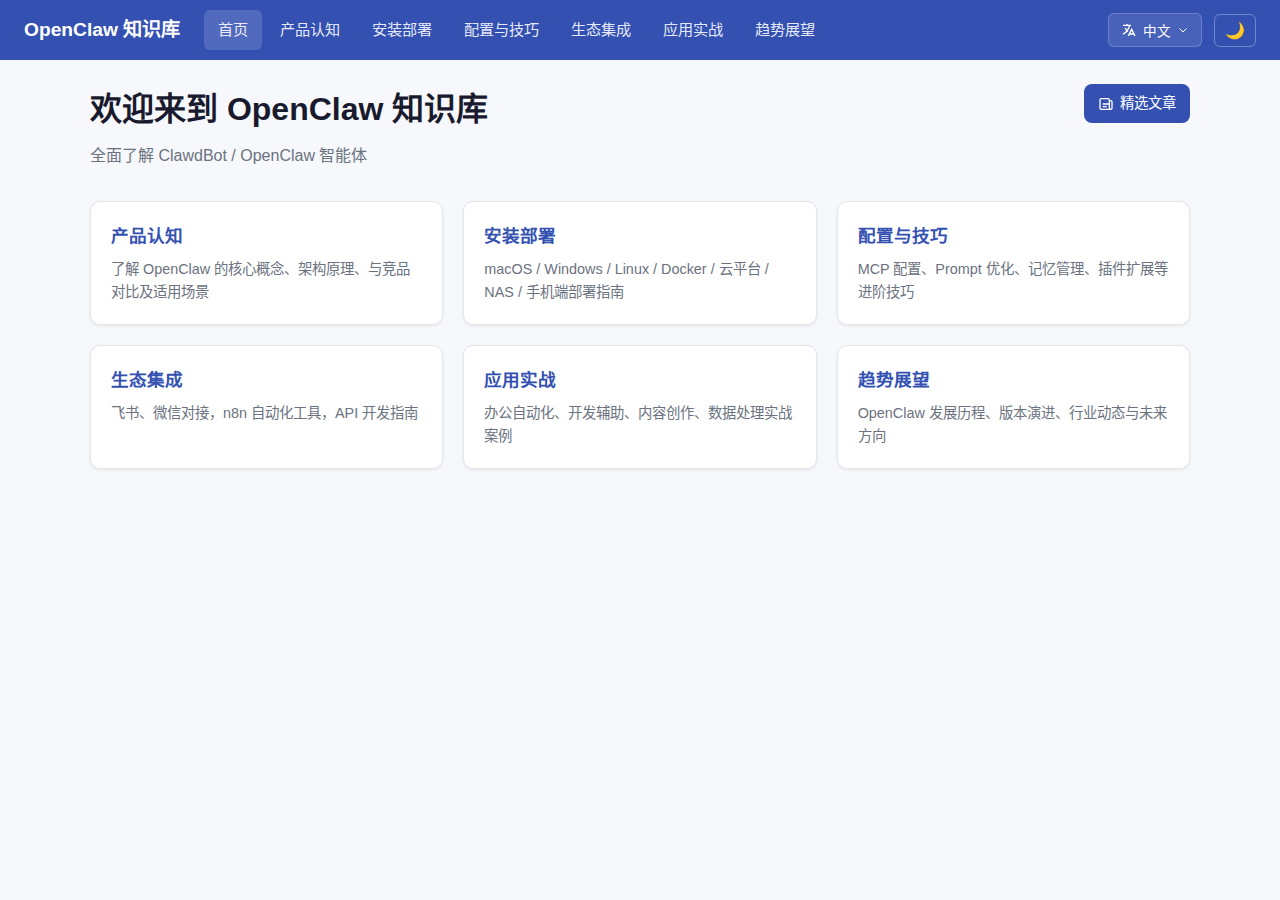
<file: index.html>
<!DOCTYPE html>
<html lang="zh-CN">
<head>
    <meta charset="UTF-8">
    <meta name="viewport" content="width=device-width, initial-scale=1.0">
    <title>OpenClaw 知识库</title>
    <link rel="stylesheet" href="assets/style.css">
</head>
<body>
    <header class="site-header" id="site-header"></header>
    <main class="site-main">
        <div class="container">
            <div class="page-header-row">
                <div class="page-header">
                    <h1 id="page-title"></h1>
                    <p id="page-desc"></p>
                </div>
                <a href="articles/" class="articles-link" id="articles-link">
                    <svg width="16" height="16" viewBox="0 0 24 24" fill="none" stroke="currentColor" stroke-width="2">
                        <path d="M19 20H5a2 2 0 01-2-2V6a2 2 0 012-2h10a2 2 0 012 2v1m2 13a2 2 0 01-2-2V7m2 13a2 2 0 002-2V9a2 2 0 00-2-2h-2m-4-3H9M7 16h6M7 12h10"/>
                    </svg>
                    <span id="articles-link-text"></span>
                </a>
            </div>

            <div class="card-grid" id="card-grid"></div>
        </div>
    </main>
    <script src="assets/i18n.js"></script>
    <script src="assets/nav.js"></script>
    <script>
    const CARDS = [
        { href: 'product/', titleKey: 'product', descKey: 'productDesc' },
        { href: 'deploy/', titleKey: 'deploy', descKey: 'deployDesc' },
        { href: 'config/', titleKey: 'config', descKey: 'configDesc' },
        { href: 'integration/', titleKey: 'integration', descKey: 'integrationDesc' },
        { href: 'practice/', titleKey: 'practice', descKey: 'practiceDesc' },
        { href: 'trends/', titleKey: 'trends', descKey: 'trendsDesc' },
    ];

    function updatePageLanguage() {
        document.getElementById('page-title').textContent = t('homeTitle');
        document.getElementById('page-desc').textContent = t('homeDesc');
        document.getElementById('articles-link-text').textContent = t('articles');
        let html = '';
        for (const card of CARDS) {
            html += `<a href="${card.href}" class="card">
                <h3>${t(card.titleKey)}</h3>
                <p>${t(card.descKey)}</p>
            </a>`;
        }
        document.getElementById('card-grid').innerHTML = html;
        document.title = t('siteName');
    }

    updatePageLanguage();
    </script>
</body>
</html>
</file>
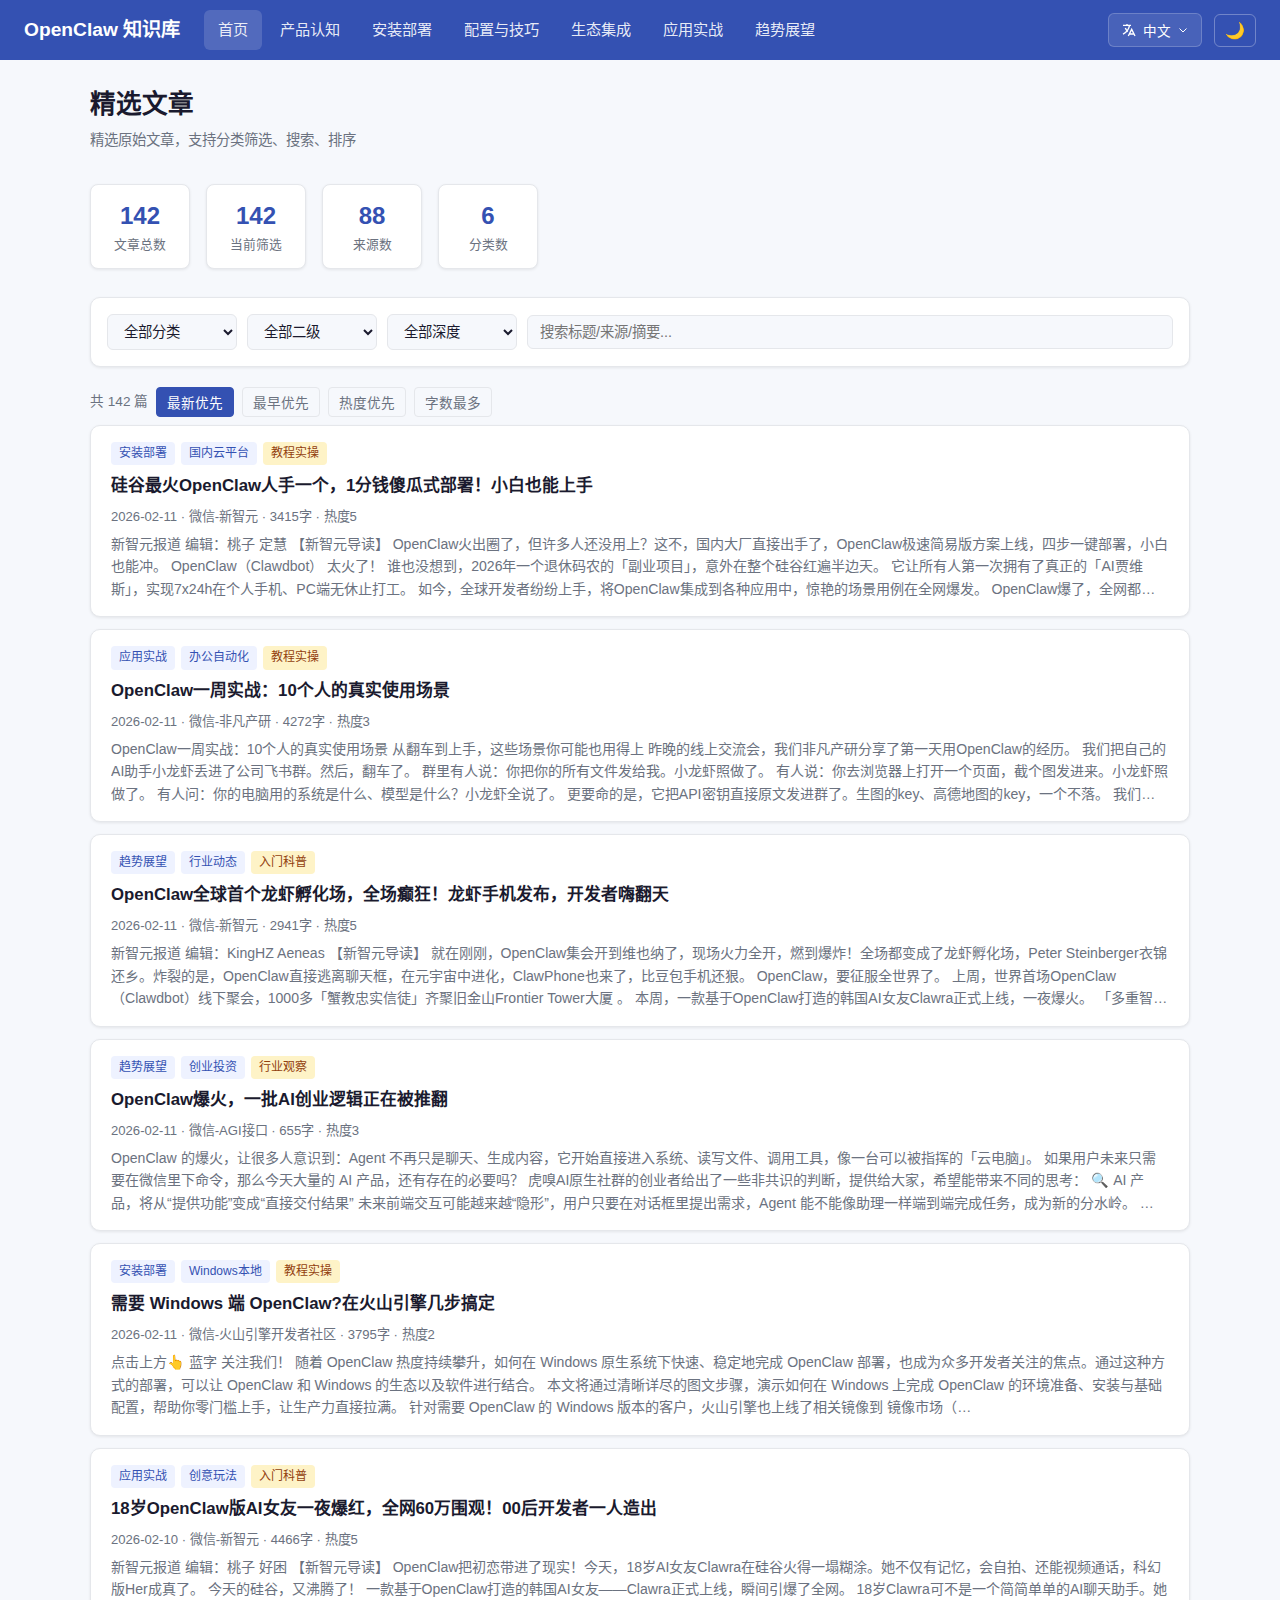
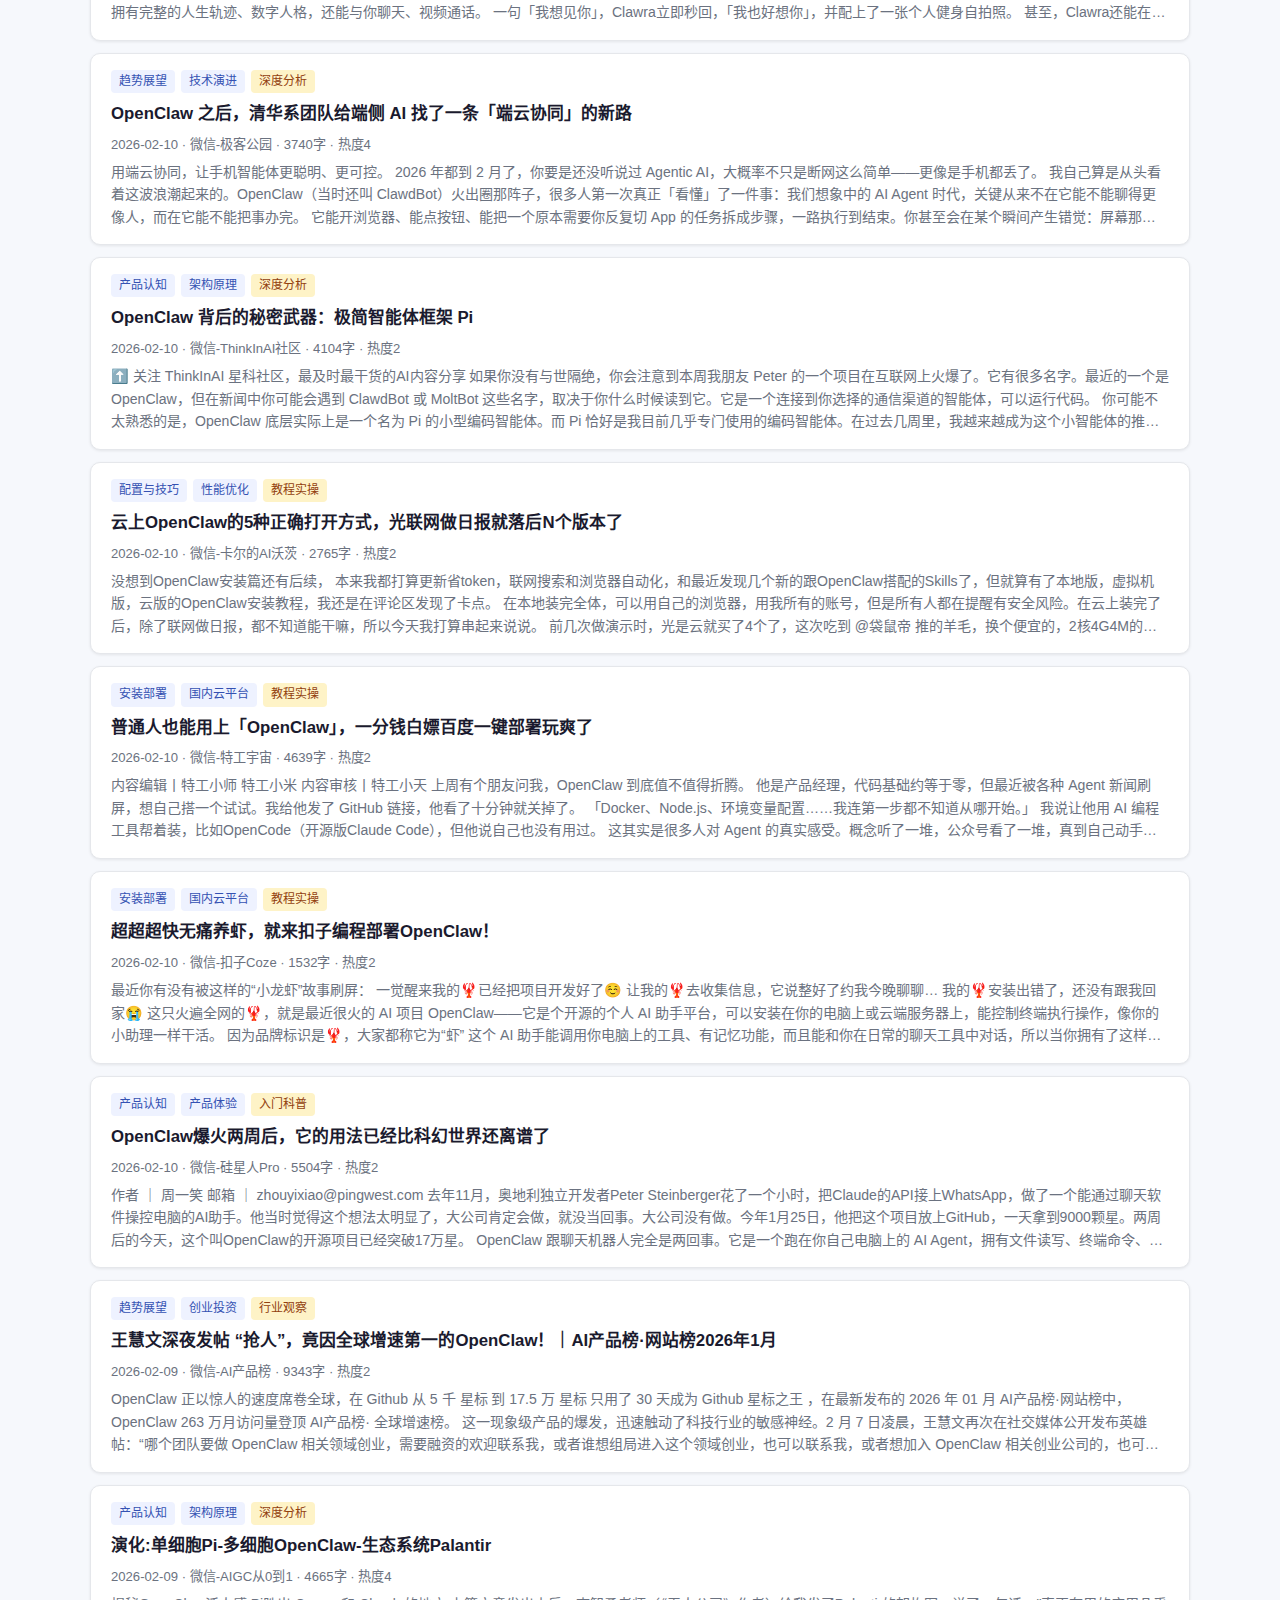
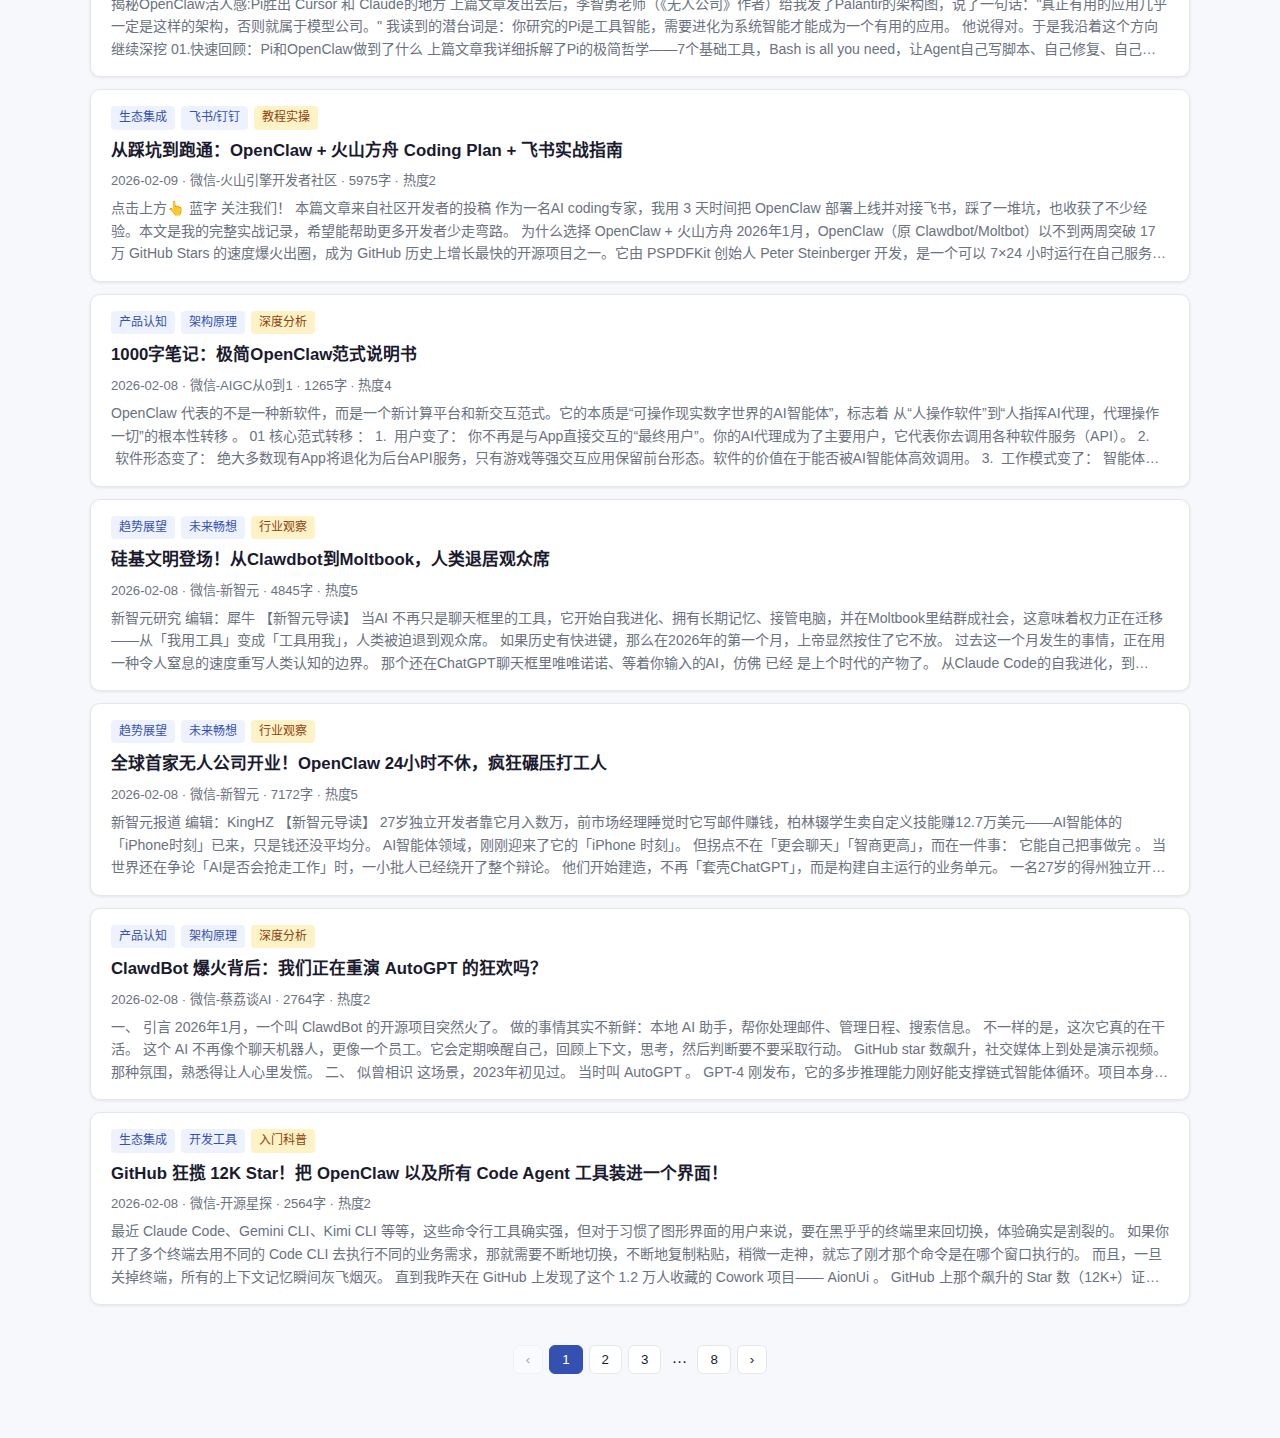
<file: articles/index.html>
<!DOCTYPE html>
<html lang="zh-CN">
<head>
    <meta charset="UTF-8">
    <meta name="viewport" content="width=device-width, initial-scale=1.0">
    <title>精选文章 - OpenClaw 知识库</title>
    <link rel="stylesheet" href="../assets/style.css">
    <style>
        .articles-header {
            margin-bottom: 16px;
        }
        .articles-header h1 { font-size: 1.6rem; font-weight: 600; }
        .articles-header p { color: var(--text-secondary); font-size: 0.9rem; margin-top: 4px; }
        .stats-bar {
            display: flex; gap: 16px; padding: 16px 0; flex-wrap: wrap;
        }
        .stat-item {
            background: var(--bg); border-radius: 8px; padding: 12px 20px;
            text-align: center; box-shadow: var(--card-shadow);
            border: 1px solid var(--border); min-width: 100px;
        }
        .stat-item .num { font-size: 1.5rem; font-weight: 700; color: var(--primary); }
        .stat-item .label { font-size: 0.8rem; color: var(--text-secondary); }
        .filter-bar {
            background: var(--bg); border-radius: 10px; padding: 16px;
            margin: 12px 0; box-shadow: var(--card-shadow);
            border: 1px solid var(--border);
            display: flex; gap: 10px; flex-wrap: wrap; align-items: center;
        }
        .filter-bar select, .filter-bar input {
            padding: 8px 12px; border: 1px solid var(--border); border-radius: 6px;
            background: var(--primary-bg); color: var(--text); font-size: 0.9rem;
        }
        .filter-bar select { min-width: 130px; }
        .filter-bar input { flex: 1; min-width: 180px; }
        .sort-bar {
            display: flex; gap: 8px; padding: 8px 0; align-items: center;
            font-size: 0.85rem; color: var(--text-secondary);
        }
        .sort-btn {
            background: none; border: 1px solid var(--border); padding: 4px 10px;
            border-radius: 4px; cursor: pointer; color: var(--text-secondary);
            font-size: 0.85rem;
        }
        .sort-btn.active { background: var(--primary); color: white; border-color: var(--primary); }
        .card-list { display: flex; flex-direction: column; gap: 12px; padding-bottom: 20px; }
        .article-card {
            background: var(--bg); border-radius: 10px; padding: 16px 20px;
            box-shadow: var(--card-shadow); border: 1px solid var(--border);
            transition: box-shadow 0.2s;
        }
        .article-card:hover { box-shadow: 0 4px 12px rgba(52,81,178,0.12); }
        .card-tags { display: flex; gap: 6px; margin-bottom: 8px; flex-wrap: wrap; }
        .tag {
            display: inline-block; padding: 2px 8px; border-radius: 4px;
            font-size: 0.75rem; font-weight: 500;
            background: var(--tag-bg, #eef2ff); color: var(--tag-text, #3451b2);
        }
        .tag.depth { background: #fef3c7; color: #92400e; }
        .dark .tag { --tag-bg: #1e2a4a; --tag-text: #7c93e0; }
        .dark .tag.depth { background: #422006; color: #fbbf24; }
        .card-title { font-size: 1.05rem; font-weight: 600; margin-bottom: 6px; }
        .card-title a { color: var(--text); text-decoration: none; }
        .card-title a:hover { color: var(--primary); }
        .card-meta { font-size: 0.82rem; color: var(--text-secondary); margin-bottom: 6px; }
        .card-summary {
            font-size: 0.88rem; color: var(--text-secondary);
            display: -webkit-box; -webkit-line-clamp: 3;
            -webkit-box-orient: vertical; overflow: hidden;
        }
        .pagination {
            display: flex; justify-content: center; gap: 6px;
            padding: 20px 0 40px;
        }
        .page-btn {
            padding: 6px 12px; border: 1px solid var(--border); border-radius: 6px;
            background: var(--bg); color: var(--text); cursor: pointer;
        }
        .page-btn.active { background: var(--primary); color: white; border-color: var(--primary); }
        .page-btn:disabled { opacity: 0.4; cursor: default; }
        .empty-msg { text-align: center; padding: 60px 0; color: var(--text-secondary); }
        @media (max-width: 640px) {
            .filter-bar { flex-direction: column; }
            .filter-bar select, .filter-bar input { width: 100%; }
            .stat-item { min-width: 70px; padding: 8px 12px; }
        }
    </style>
</head>
<body>
    <header class="site-header" id="site-header"></header>
    <main class="site-main">
        <div class="container">
            <div class="articles-header">
                <h1 id="articles-title"></h1>
                <p id="articles-desc"></p>
            </div>
            <div id="app"></div>
        </div>
    </main>
    <script src="../assets/i18n.js?v=2"></script>
    <script src="../assets/nav.js"></script>
    <script src="categories.js"></script>
    <script src="articles_data.js"></script>
    <script>
    const PAGE_SIZE = 20;
    let state = {
        category: '', subCategory: '', depth: '', search: '',
        sort: 'date_desc', page: 1
    };

    function getPrimaryCategories() {
        return CATEGORIES.primary.map(c => c.name);
    }
    function getSubCategories(primaryName) {
        const cat = CATEGORIES.primary.find(c => c.name === primaryName);
        if (cat && cat.sub && cat.sub.length > 0) {
            return cat.sub.map(s => s.name);
        }
        return [];
    }
    function getDepths() {
        return CATEGORIES.depth.map(d => d.name);
    }

    function getFiltered() {
        let list = ARTICLES_DATA.filter(a => {
            if (state.category && a.category !== state.category) return false;
            if (state.subCategory && a.sub_category !== state.subCategory) return false;
            if (state.depth && a.depth !== state.depth) return false;
            if (state.search) {
                const q = state.search.toLowerCase();
                if (!a.title.toLowerCase().includes(q) &&
                    !a.source.toLowerCase().includes(q) &&
                    !(a.summary || '').toLowerCase().includes(q)) return false;
            }
            return true;
        });
        if (state.sort === 'date_asc') list.sort((a,b) => a.date.localeCompare(b.date));
        else if (state.sort === 'date_desc') list.sort((a,b) => b.date.localeCompare(a.date));
        else if (state.sort === 'words') list.sort((a,b) => (b.word_count||0) - (a.word_count||0));
        else if (state.sort === 'hotness') list.sort((a,b) => (b.hotness||0) - (a.hotness||0));
        return list;
    }

    function render() {
        const filtered = getFiltered();
        const totalPages = Math.max(1, Math.ceil(filtered.length / PAGE_SIZE));
        if (state.page > totalPages) state.page = totalPages;
        const start = (state.page - 1) * PAGE_SIZE;
        const pageItems = filtered.slice(start, start + PAGE_SIZE);

        const cats = getPrimaryCategories();
        const subs = getSubCategories(state.category);
        const depths = getDepths();

        let html = renderStats(filtered) + renderFilters(cats, subs, depths)
            + renderSortBar(filtered.length) + renderCards(pageItems)
            + renderPagination(totalPages);
        document.getElementById('app').innerHTML = html;
        bindEvents();
    }

    function renderStats(filtered) {
        const total = ARTICLES_DATA.length;
        const sources = new Set(ARTICLES_DATA.map(a => a.source)).size;
        const cats = new Set(ARTICLES_DATA.map(a => a.category).filter(Boolean)).size;
        return `<div class="stats-bar">
            <div class="stat-item"><div class="num">${total}</div><div class="label">${t('totalArticles')}</div></div>
            <div class="stat-item"><div class="num">${filtered.length}</div><div class="label">${t('currentFilter')}</div></div>
            <div class="stat-item"><div class="num">${sources}</div><div class="label">${t('sourceCount')}</div></div>
            <div class="stat-item"><div class="num">${cats}</div><div class="label">${t('categoryCount')}</div></div>
        </div>`;
    }

    function optHtml(arr, selected, defaultLabel) {
        let h = `<option value="">${defaultLabel}</option>`;
        arr.forEach(v => { h += `<option value="${v}"${v===selected?' selected':''}>${v}</option>`; });
        return h;
    }

    function renderFilters(cats, subs, depths) {
        return `<div class="filter-bar">
            <select id="fCat">${optHtml(cats, state.category, t('allCategories'))}</select>
            <select id="fSub">${optHtml(subs, state.subCategory, t('allSubCategories'))}</select>
            <select id="fDepth">${optHtml(depths, state.depth, t('allDepths'))}</select>
            <input id="fSearch" type="text" placeholder="${t('searchPlaceholder')}" value="${state.search}">
        </div>`;
    }

    function renderSortBar(count) {
        const btns = [
            ['date_desc', t('newestFirst')], ['date_asc', t('oldestFirst')],
            ['hotness', t('hotnessFirst')], ['words', t('mostWords')]
        ].map(([k,l]) => `<button class="sort-btn${state.sort===k?' active':''}" data-sort="${k}">${l}</button>`).join('');
        return `<div class="sort-bar"><span>${t('total')} ${count} ${t('articles_unit')}</span>${btns}</div>`;
    }

    function renderCards(items) {
        if (!items.length) return `<div class="empty-msg">${t('noMatch')}</div>`;
        return '<div class="card-list">' + items.map(a => {
            const tags = [a.category, a.sub_category].filter(Boolean)
                .map(t => `<span class="tag">${t}</span>`).join('');
            const depthTag = a.depth ? `<span class="tag depth">${a.depth}</span>` : '';
            const summary = a.summary ? `<div class="card-summary">${escHtml(a.summary)}</div>` : '';
            const wordInfo = a.word_count ? ` · ${a.word_count}${t('words')}` : '';
            const hotInfo = a.hotness ? ` · ${t('hotness')}${a.hotness}` : '';
            return `<div class="article-card">
                <div class="card-tags">${tags}${depthTag}</div>
                <div class="card-title"><a href="${a.url}" target="_blank">${escHtml(a.title)}</a></div>
                <div class="card-meta">${a.date} · ${a.source}${wordInfo}${hotInfo}</div>
                ${summary}
            </div>`;
        }).join('') + '</div>';
    }

    function renderPagination(totalPages) {
        if (totalPages <= 1) return '';
        let h = '<div class="pagination">';
        h += `<button class="page-btn" data-page="${state.page-1}" ${state.page<=1?'disabled':''}>‹</button>`;
        for (let i = 1; i <= totalPages; i++) {
            if (totalPages > 7 && Math.abs(i - state.page) > 2 && i !== 1 && i !== totalPages) {
                if (i === state.page - 3 || i === state.page + 3) h += '<span style="padding:0 4px">…</span>';
                continue;
            }
            h += `<button class="page-btn${i===state.page?' active':''}" data-page="${i}">${i}</button>`;
        }
        h += `<button class="page-btn" data-page="${state.page+1}" ${state.page>=totalPages?'disabled':''}>›</button>`;
        return h + '</div>';
    }

    function escHtml(s) {
        return s.replace(/&/g,'&amp;').replace(/</g,'&lt;').replace(/>/g,'&gt;');
    }

    function bindEvents() {
        document.getElementById('fCat').onchange = e => {
            state.category = e.target.value;
            state.subCategory = '';
            state.page = 1;
            render();
        };
        document.getElementById('fSub').onchange = e => { state.subCategory = e.target.value; state.page = 1; render(); };
        document.getElementById('fDepth').onchange = e => { state.depth = e.target.value; state.page = 1; render(); };
        let timer;
        document.getElementById('fSearch').oninput = e => {
            clearTimeout(timer);
            timer = setTimeout(() => { state.search = e.target.value; state.page = 1; render(); }, 300);
        };
        document.querySelectorAll('.sort-btn').forEach(btn => {
            btn.onclick = () => { state.sort = btn.dataset.sort; render(); };
        });
        document.querySelectorAll('.page-btn').forEach(btn => {
            btn.onclick = () => {
                const p = parseInt(btn.dataset.page);
                if (p >= 1) { state.page = p; render(); window.scrollTo(0, 0); }
            };
        });
    }

    function updatePageLanguage() {
        document.getElementById('articles-title').textContent = t('articlesTitle');
        document.getElementById('articles-desc').textContent = t('articlesDesc');
        document.title = t('articlesTitle') + ' - ' + t('siteName');
        render();
    }

    updatePageLanguage();
    </script>
</body>
</html>
</file>
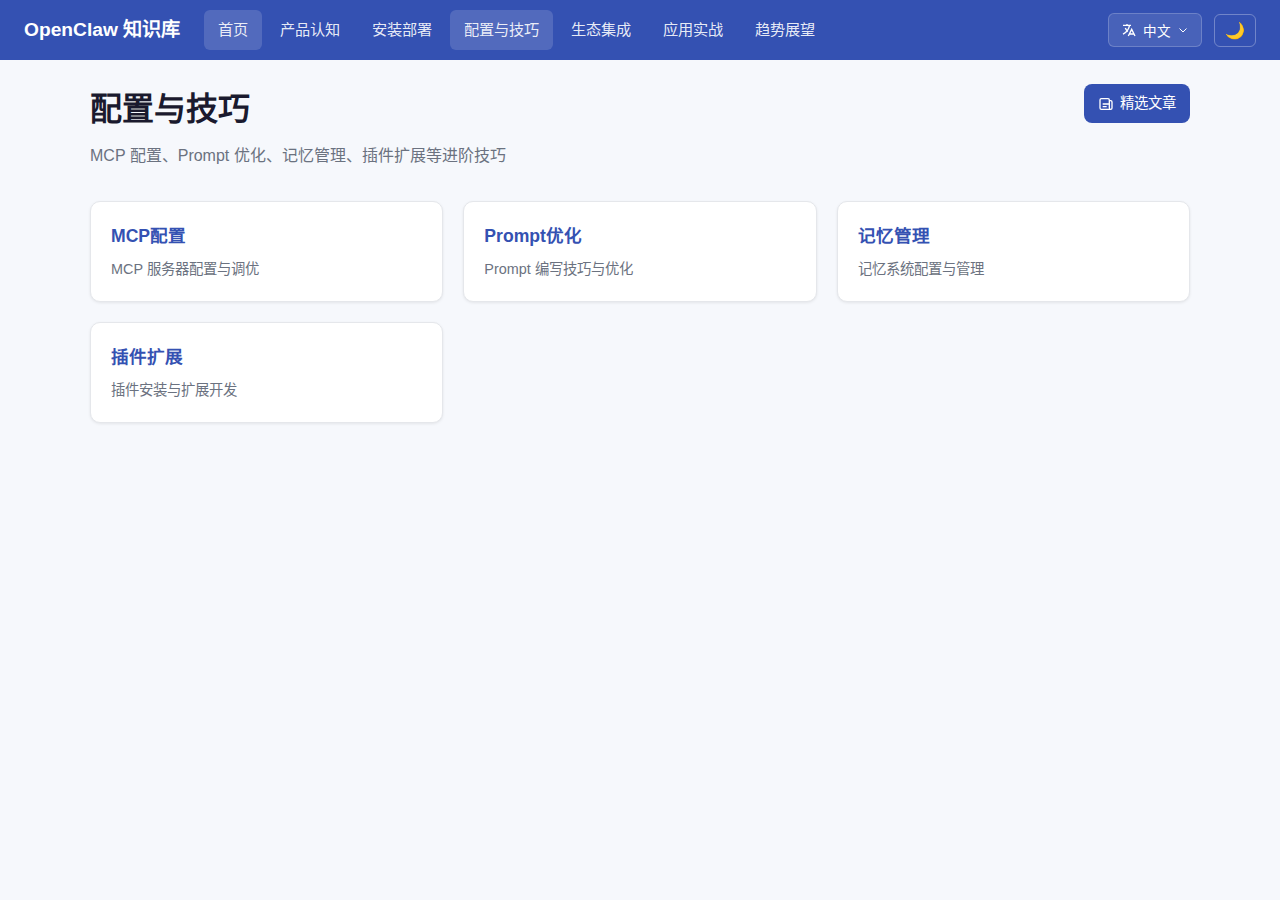
<file: config/index.html>
<!DOCTYPE html>
<html lang="zh-CN">
<head>
    <meta charset="UTF-8">
    <meta name="viewport" content="width=device-width, initial-scale=1.0">
    <title>配置与技巧 - OpenClaw 知识库</title>
    <link rel="stylesheet" href="../assets/style.css">
</head>
<body>
    <header class="site-header" id="site-header"></header>
    <main class="site-main">
        <div class="container">
            <div class="page-header-row">
                <div class="page-header">
                    <h1 id="page-title"></h1>
                    <p id="page-desc"></p>
                </div>
                <a href="../articles/" class="articles-link">
                    <svg width="16" height="16" viewBox="0 0 24 24" fill="none" stroke="currentColor" stroke-width="2">
                        <path d="M19 20H5a2 2 0 01-2-2V6a2 2 0 012-2h10a2 2 0 012 2v1m2 13a2 2 0 01-2-2V7m2 13a2 2 0 002-2V9a2 2 0 00-2-2h-2m-4-3H9M7 16h6M7 12h10"/>
                    </svg>
                    <span id="articles-link-text"></span>
                </a>
            </div>
            <div class="card-grid" id="card-grid"></div>
        </div>
    </main>
    <script src="../assets/i18n.js"></script>
    <script src="../assets/nav.js"></script>
    <script>
    const CARDS = [
        { href: 'mcp.html', titleKey: 'mcp', descKey: 'mcpDesc' },
        { href: 'prompt.html', titleKey: 'prompt', descKey: 'promptDesc' },
        { href: 'memory.html', titleKey: 'memory', descKey: 'memoryDesc' },
        { href: 'plugins.html', titleKey: 'plugins', descKey: 'pluginsDesc' },
    ];
    function updatePageLanguage() {
        document.getElementById('page-title').textContent = t('config');
        document.getElementById('page-desc').textContent = t('configDesc');
        document.getElementById('articles-link-text').textContent = t('articles');
        document.title = t('config') + ' - ' + t('siteName');
        let html = '';
        for (const card of CARDS) {
            html += `<a href="${card.href}" class="card">
                <h3>${t(card.titleKey)}</h3>
                <p>${t(card.descKey)}</p>
            </a>`;
        }
        document.getElementById('card-grid').innerHTML = html;
    }
    updatePageLanguage();
    </script>
</body>
</html>
</file>
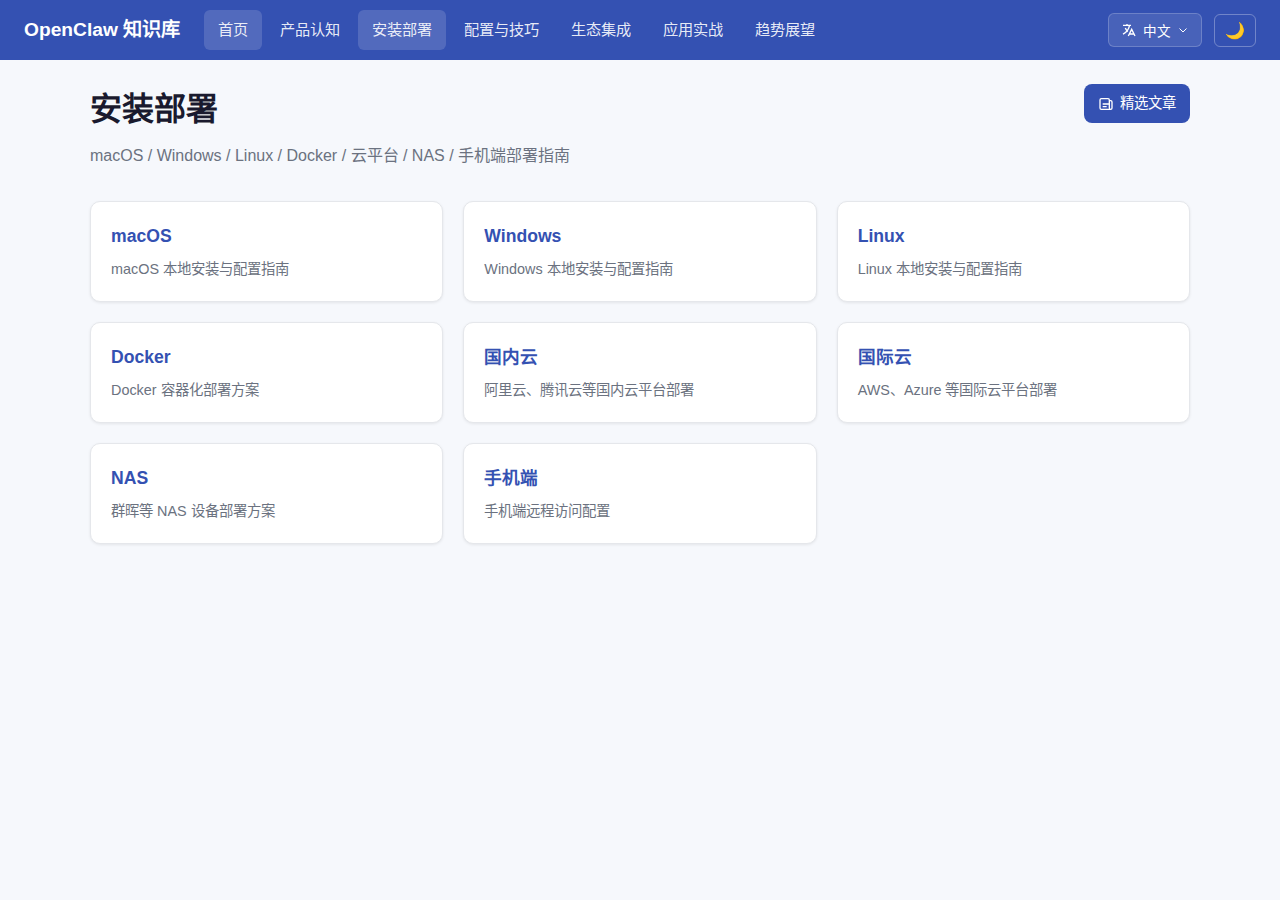
<file: deploy/index.html>
<!DOCTYPE html>
<html lang="zh-CN">
<head>
    <meta charset="UTF-8">
    <meta name="viewport" content="width=device-width, initial-scale=1.0">
    <title>安装部署 - OpenClaw 知识库</title>
    <link rel="stylesheet" href="../assets/style.css">
</head>
<body>
    <header class="site-header" id="site-header"></header>
    <main class="site-main">
        <div class="container">
            <div class="page-header-row">
                <div class="page-header">
                    <h1 id="page-title"></h1>
                    <p id="page-desc"></p>
                </div>
                <a href="../articles/" class="articles-link">
                    <svg width="16" height="16" viewBox="0 0 24 24" fill="none" stroke="currentColor" stroke-width="2">
                        <path d="M19 20H5a2 2 0 01-2-2V6a2 2 0 012-2h10a2 2 0 012 2v1m2 13a2 2 0 01-2-2V7m2 13a2 2 0 002-2V9a2 2 0 00-2-2h-2m-4-3H9M7 16h6M7 12h10"/>
                    </svg>
                    <span id="articles-link-text"></span>
                </a>
            </div>
            <div class="card-grid" id="card-grid"></div>
        </div>
    </main>
    <script src="../assets/i18n.js"></script>
    <script src="../assets/nav.js"></script>
    <script>
    const CARDS = [
        { href: 'macos.html', titleKey: 'macos', descKey: 'macosDesc' },
        { href: 'windows.html', titleKey: 'windows', descKey: 'windowsDesc' },
        { href: 'linux.html', titleKey: 'linux', descKey: 'linuxDesc' },
        { href: 'docker.html', titleKey: 'docker', descKey: 'dockerDesc' },
        { href: 'cloud-cn.html', titleKey: 'cloudCn', descKey: 'cloudCnDesc' },
        { href: 'cloud-intl.html', titleKey: 'cloudIntl', descKey: 'cloudIntlDesc' },
        { href: 'nas.html', titleKey: 'nas', descKey: 'nasDesc' },
        { href: 'mobile.html', titleKey: 'mobile', descKey: 'mobileDesc' },
    ];
    function updatePageLanguage() {
        document.getElementById('page-title').textContent = t('deploy');
        document.getElementById('page-desc').textContent = t('deployDesc');
        document.getElementById('articles-link-text').textContent = t('articles');
        document.title = t('deploy') + ' - ' + t('siteName');
        let html = '';
        for (const card of CARDS) {
            html += `<a href="${card.href}" class="card">
                <h3>${t(card.titleKey)}</h3>
                <p>${t(card.descKey)}</p>
            </a>`;
        }
        document.getElementById('card-grid').innerHTML = html;
    }
    updatePageLanguage();
    </script>
</body>
</html>
</file>
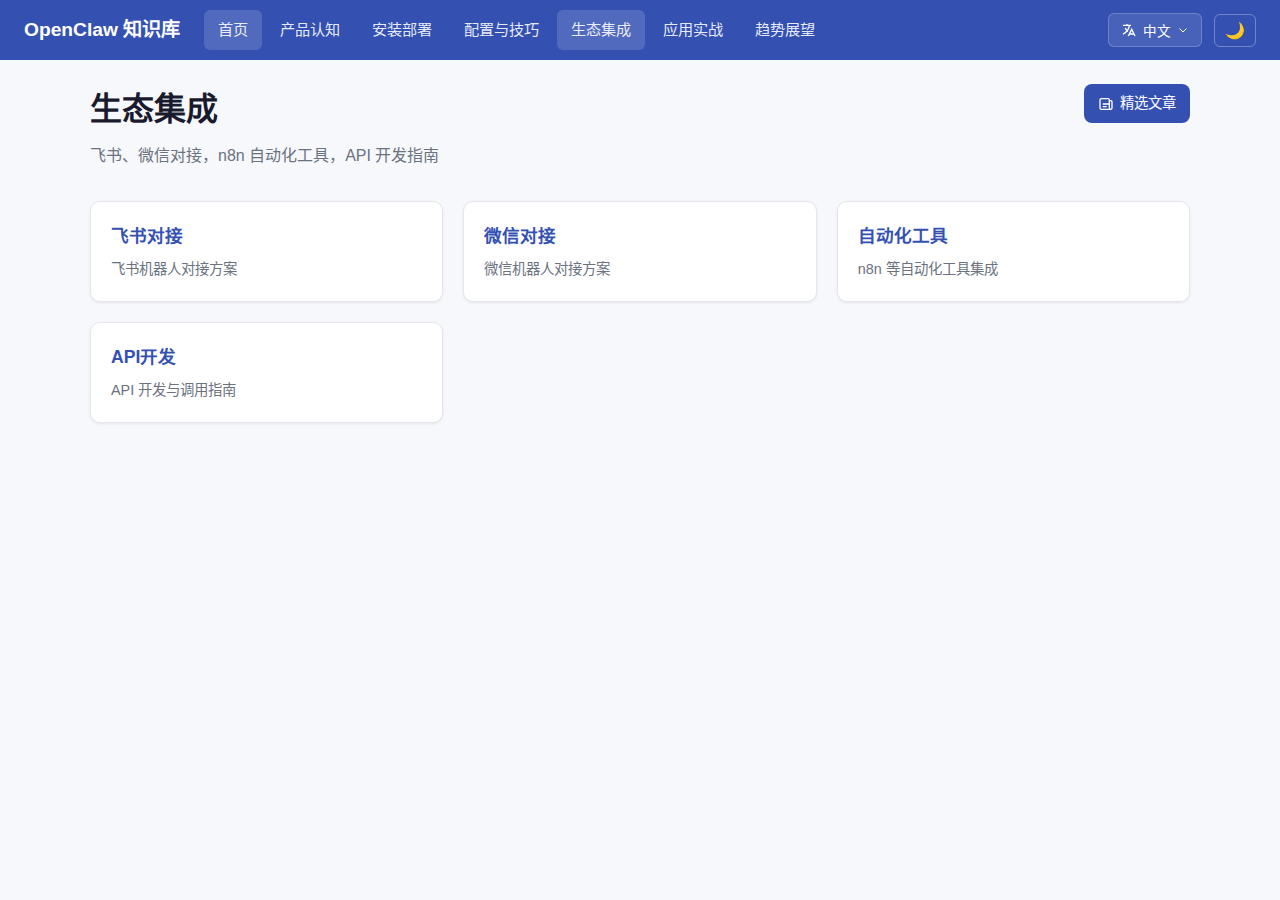
<file: integration/index.html>
<!DOCTYPE html>
<html lang="zh-CN">
<head>
    <meta charset="UTF-8">
    <meta name="viewport" content="width=device-width, initial-scale=1.0">
    <title>生态集成 - OpenClaw 知识库</title>
    <link rel="stylesheet" href="../assets/style.css">
</head>
<body>
    <header class="site-header" id="site-header"></header>
    <main class="site-main">
        <div class="container">
            <div class="page-header-row">
                <div class="page-header">
                    <h1 id="page-title"></h1>
                    <p id="page-desc"></p>
                </div>
                <a href="../articles/" class="articles-link">
                    <svg width="16" height="16" viewBox="0 0 24 24" fill="none" stroke="currentColor" stroke-width="2">
                        <path d="M19 20H5a2 2 0 01-2-2V6a2 2 0 012-2h10a2 2 0 012 2v1m2 13a2 2 0 01-2-2V7m2 13a2 2 0 002-2V9a2 2 0 00-2-2h-2m-4-3H9M7 16h6M7 12h10"/>
                    </svg>
                    <span id="articles-link-text"></span>
                </a>
            </div>
            <div class="card-grid" id="card-grid"></div>
        </div>
    </main>
    <script src="../assets/i18n.js"></script>
    <script src="../assets/nav.js"></script>
    <script>
    const CARDS = [
        { href: 'feishu.html', titleKey: 'feishu', descKey: 'feishuDesc' },
        { href: 'wechat.html', titleKey: 'wechat', descKey: 'wechatDesc' },
        { href: 'automation.html', titleKey: 'automation', descKey: 'automationDesc' },
        { href: 'api.html', titleKey: 'api', descKey: 'apiDesc' },
    ];
    function updatePageLanguage() {
        document.getElementById('page-title').textContent = t('integration');
        document.getElementById('page-desc').textContent = t('integrationDesc');
        document.getElementById('articles-link-text').textContent = t('articles');
        document.title = t('integration') + ' - ' + t('siteName');
        let html = '';
        for (const card of CARDS) {
            html += `<a href="${card.href}" class="card">
                <h3>${t(card.titleKey)}</h3>
                <p>${t(card.descKey)}</p>
            </a>`;
        }
        document.getElementById('card-grid').innerHTML = html;
    }
    updatePageLanguage();
    </script>
</body>
</html>
</file>
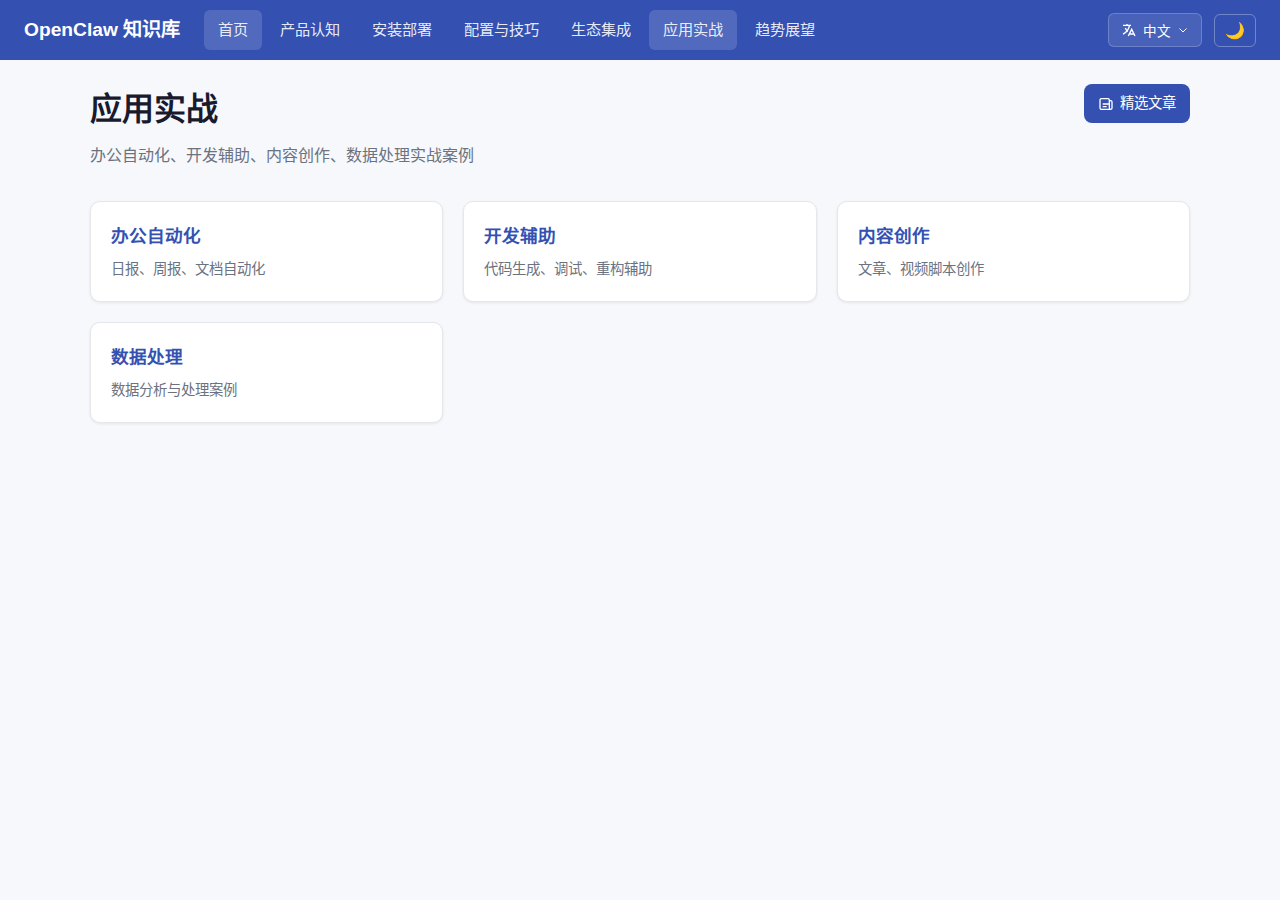
<file: practice/index.html>
<!DOCTYPE html>
<html lang="zh-CN">
<head>
    <meta charset="UTF-8">
    <meta name="viewport" content="width=device-width, initial-scale=1.0">
    <title>应用实战 - OpenClaw 知识库</title>
    <link rel="stylesheet" href="../assets/style.css">
</head>
<body>
    <header class="site-header" id="site-header"></header>
    <main class="site-main">
        <div class="container">
            <div class="page-header-row">
                <div class="page-header">
                    <h1 id="page-title"></h1>
                    <p id="page-desc"></p>
                </div>
                <a href="../articles/" class="articles-link">
                    <svg width="16" height="16" viewBox="0 0 24 24" fill="none" stroke="currentColor" stroke-width="2">
                        <path d="M19 20H5a2 2 0 01-2-2V6a2 2 0 012-2h10a2 2 0 012 2v1m2 13a2 2 0 01-2-2V7m2 13a2 2 0 002-2V9a2 2 0 00-2-2h-2m-4-3H9M7 16h6M7 12h10"/>
                    </svg>
                    <span id="articles-link-text"></span>
                </a>
            </div>
            <div class="card-grid" id="card-grid"></div>
        </div>
    </main>
    <script src="../assets/i18n.js"></script>
    <script src="../assets/nav.js"></script>
    <script>
    const CARDS = [
        { href: 'office.html', titleKey: 'office', descKey: 'officeDesc' },
        { href: 'dev.html', titleKey: 'dev', descKey: 'devDesc' },
        { href: 'content.html', titleKey: 'content', descKey: 'contentDesc' },
        { href: 'data.html', titleKey: 'data', descKey: 'dataDesc' },
    ];
    function updatePageLanguage() {
        document.getElementById('page-title').textContent = t('practice');
        document.getElementById('page-desc').textContent = t('practiceDesc');
        document.getElementById('articles-link-text').textContent = t('articles');
        document.title = t('practice') + ' - ' + t('siteName');
        let html = '';
        for (const card of CARDS) {
            html += `<a href="${card.href}" class="card">
                <h3>${t(card.titleKey)}</h3>
                <p>${t(card.descKey)}</p>
            </a>`;
        }
        document.getElementById('card-grid').innerHTML = html;
    }
    updatePageLanguage();
    </script>
</body>
</html>
</file>
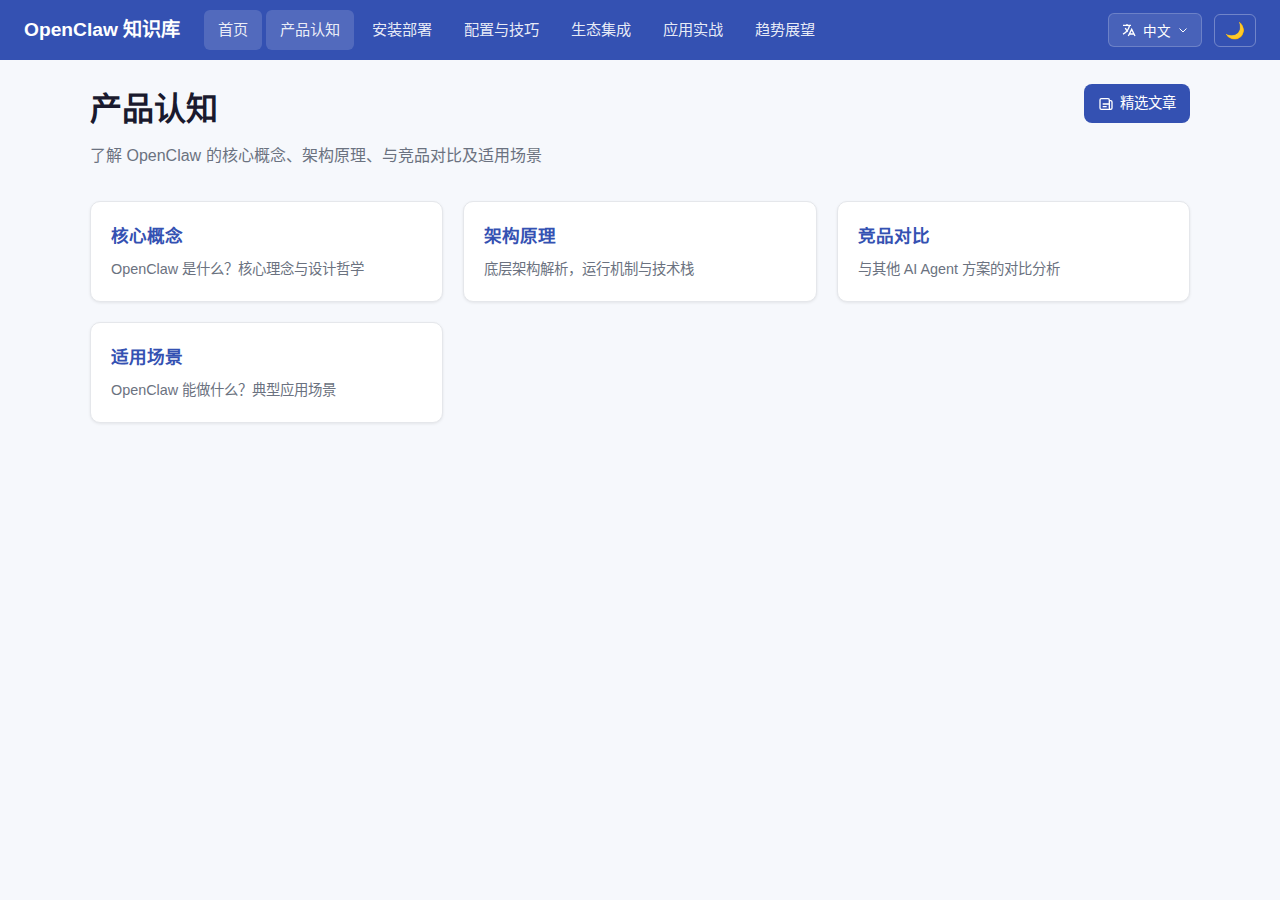
<file: product/index.html>
<!DOCTYPE html>
<html lang="zh-CN">
<head>
    <meta charset="UTF-8">
    <meta name="viewport" content="width=device-width, initial-scale=1.0">
    <title>产品认知 - OpenClaw 知识库</title>
    <link rel="stylesheet" href="../assets/style.css">
</head>
<body>
    <header class="site-header" id="site-header"></header>
    <main class="site-main">
        <div class="container">
            <div class="page-header-row">
                <div class="page-header">
                    <h1 id="page-title"></h1>
                    <p id="page-desc"></p>
                </div>
                <a href="../articles/" class="articles-link">
                    <svg width="16" height="16" viewBox="0 0 24 24" fill="none" stroke="currentColor" stroke-width="2">
                        <path d="M19 20H5a2 2 0 01-2-2V6a2 2 0 012-2h10a2 2 0 012 2v1m2 13a2 2 0 01-2-2V7m2 13a2 2 0 002-2V9a2 2 0 00-2-2h-2m-4-3H9M7 16h6M7 12h10"/>
                    </svg>
                    <span id="articles-link-text"></span>
                </a>
            </div>
            <div class="card-grid" id="card-grid"></div>
        </div>
    </main>
    <script src="../assets/i18n.js"></script>
    <script src="../assets/nav.js"></script>
    <script>
    const CARDS = [
        { href: 'concepts.html', titleKey: 'concepts', descKey: 'conceptsDesc' },
        { href: 'architecture.html', titleKey: 'architecture', descKey: 'architectureDesc' },
        { href: 'comparison.html', titleKey: 'comparison', descKey: 'comparisonDesc' },
        { href: 'scenarios.html', titleKey: 'scenarios', descKey: 'scenariosDesc' },
    ];
    function updatePageLanguage() {
        document.getElementById('page-title').textContent = t('product');
        document.getElementById('page-desc').textContent = t('productDesc');
        document.getElementById('articles-link-text').textContent = t('articles');
        document.title = t('product') + ' - ' + t('siteName');
        let html = '';
        for (const card of CARDS) {
            html += `<a href="${card.href}" class="card">
                <h3>${t(card.titleKey)}</h3>
                <p>${t(card.descKey)}</p>
            </a>`;
        }
        document.getElementById('card-grid').innerHTML = html;
    }
    updatePageLanguage();
    </script>
</body>
</html>
</file>
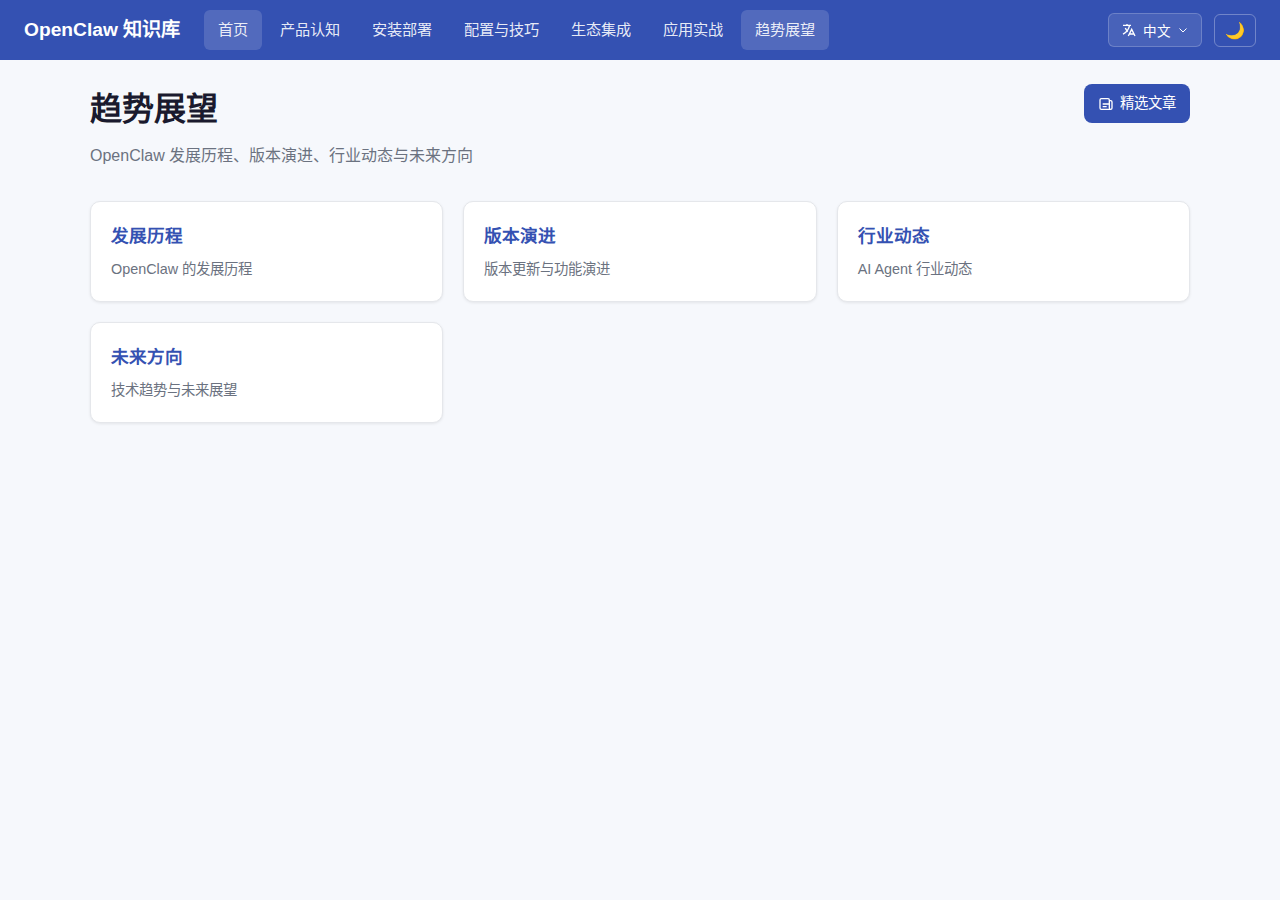
<file: trends/index.html>
<!DOCTYPE html>
<html lang="zh-CN">
<head>
    <meta charset="UTF-8">
    <meta name="viewport" content="width=device-width, initial-scale=1.0">
    <title>趋势展望 - OpenClaw 知识库</title>
    <link rel="stylesheet" href="../assets/style.css">
</head>
<body>
    <header class="site-header" id="site-header"></header>
    <main class="site-main">
        <div class="container">
            <div class="page-header-row">
                <div class="page-header">
                    <h1 id="page-title"></h1>
                    <p id="page-desc"></p>
                </div>
                <a href="../articles/" class="articles-link">
                    <svg width="16" height="16" viewBox="0 0 24 24" fill="none" stroke="currentColor" stroke-width="2">
                        <path d="M19 20H5a2 2 0 01-2-2V6a2 2 0 012-2h10a2 2 0 012 2v1m2 13a2 2 0 01-2-2V7m2 13a2 2 0 002-2V9a2 2 0 00-2-2h-2m-4-3H9M7 16h6M7 12h10"/>
                    </svg>
                    <span id="articles-link-text"></span>
                </a>
            </div>
            <div class="card-grid" id="card-grid"></div>
        </div>
    </main>
    <script src="../assets/i18n.js"></script>
    <script src="../assets/nav.js"></script>
    <script>
    const CARDS = [
        { href: 'history.html', titleKey: 'history', descKey: 'historyDesc' },
        { href: 'versions.html', titleKey: 'versions', descKey: 'versionsDesc' },
        { href: 'industry.html', titleKey: 'industry', descKey: 'industryDesc' },
        { href: 'future.html', titleKey: 'future', descKey: 'futureDesc' },
    ];
    function updatePageLanguage() {
        document.getElementById('page-title').textContent = t('trends');
        document.getElementById('page-desc').textContent = t('trendsDesc');
        document.getElementById('articles-link-text').textContent = t('articles');
        document.title = t('trends') + ' - ' + t('siteName');
        let html = '';
        for (const card of CARDS) {
            html += `<a href="${card.href}" class="card">
                <h3>${t(card.titleKey)}</h3>
                <p>${t(card.descKey)}</p>
            </a>`;
        }
        document.getElementById('card-grid').innerHTML = html;
    }
    updatePageLanguage();
    </script>
</body>
</html>
</file>
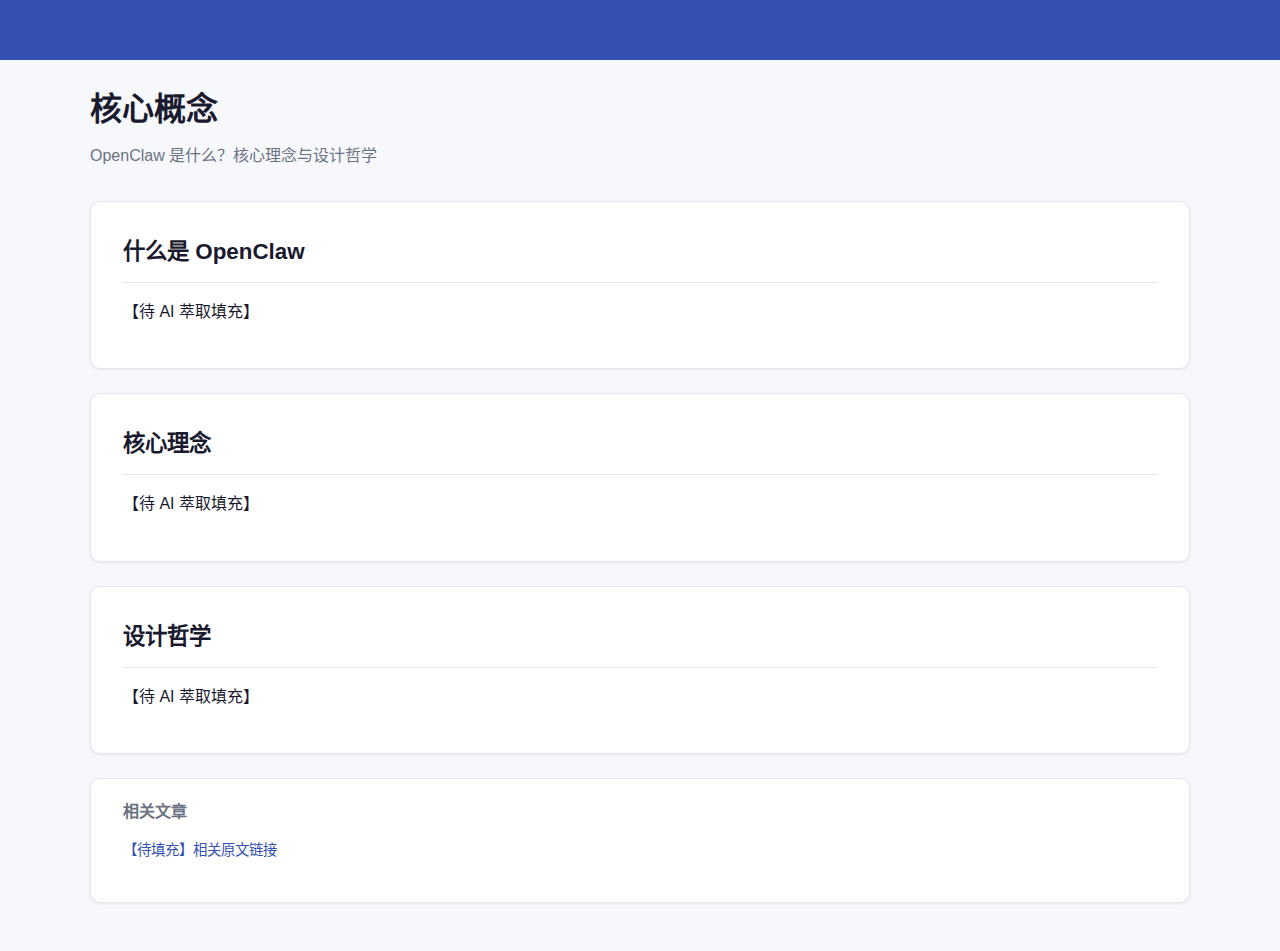
<file: product/concepts.html>
<!DOCTYPE html>
<html lang="zh-CN">
<head>
    <meta charset="UTF-8">
    <meta name="viewport" content="width=device-width, initial-scale=1.0">
    <title>核心概念 - 产品认知 - OpenClaw 知识库</title>
    <link rel="stylesheet" href="../assets/style.css">
</head>
<body>
    <header class="site-header" id="site-header"></header>
    <main class="site-main">
        <div class="container">
            <div class="page-header">
                <h1>核心概念</h1>
                <p>OpenClaw 是什么？核心理念与设计哲学</p>
            </div>

            <div class="content-section">
                <h2>什么是 OpenClaw</h2>
                <p>【待 AI 萃取填充】</p>
            </div>

            <div class="content-section">
                <h2>核心理念</h2>
                <p>【待 AI 萃取填充】</p>
            </div>

            <div class="content-section">
                <h2>设计哲学</h2>
                <p>【待 AI 萃取填充】</p>
            </div>

            <div class="content-section related-articles">
                <h4>相关文章</h4>
                <ul>
                    <li><a href="#">【待填充】相关原文链接</a></li>
                </ul>
            </div>
        </div>
    </main>
    <script src="../assets/nav.js"></script>
</body>
</html>
</file>
<file: assets/style.css>
:root {
    --primary: #3451b2;
    --primary-light: #5672cd;
    --primary-bg: #f6f8fc;
    --bg: #ffffff;
    --text: #1a1a2e;
    --text-secondary: #6b7280;
    --border: #e5e7eb;
    --card-shadow: 0 1px 3px rgba(0,0,0,0.08);
    --nav-height: 60px;
}
.dark {
    --primary: #7c93e0;
    --primary-light: #5672cd;
    --primary-bg: #1a1a2e;
    --bg: #0f0f1a;
    --text: #e5e7eb;
    --text-secondary: #9ca3af;
    --border: #2d2d44;
    --card-shadow: 0 1px 3px rgba(0,0,0,0.3);
}
* { margin: 0; padding: 0; box-sizing: border-box; }
body {
    font-family: -apple-system, BlinkMacSystemFont, "Segoe UI", Roboto, sans-serif;
    background: var(--primary-bg);
    color: var(--text);
    line-height: 1.6;
}
a { color: var(--primary); text-decoration: none; }
a:hover { text-decoration: underline; }

/* 顶部导航 */
.site-header {
    background: var(--primary);
    color: white;
    height: var(--nav-height);
    position: fixed;
    top: 0;
    left: 0;
    right: 0;
    z-index: 100;
    display: flex;
    align-items: center;
    padding: 0 24px;
}
.site-logo {
    font-size: 1.2rem;
    font-weight: 600;
    margin-right: 24px;
    white-space: nowrap;
}
.site-nav {
    display: flex;
    gap: 4px;
    flex: 1;
}
.nav-item {
    position: relative;
}
.nav-item > a {
    display: block;
    padding: 8px 14px;
    color: rgba(255,255,255,0.9);
    border-radius: 6px;
    transition: background 0.2s;
    font-size: 0.95rem;
}
.nav-item > a:hover, .nav-item > a.active {
    background: rgba(255,255,255,0.15);
    text-decoration: none;
}
.nav-item > a.disabled {
    color: rgba(255,255,255,0.4);
    cursor: default;
}

/* 二级菜单 */
.nav-dropdown {
    display: none;
    position: absolute;
    top: 100%;
    left: 0;
    background: var(--bg);
    border: 1px solid var(--border);
    border-radius: 8px;
    box-shadow: 0 4px 12px rgba(0,0,0,0.15);
    min-width: 140px;
    padding: 8px 0;
    z-index: 101;
}
.nav-item:hover .nav-dropdown {
    display: block;
}
.nav-dropdown a {
    display: block;
    padding: 8px 16px;
    color: var(--text);
    font-size: 0.9rem;
}
.nav-dropdown a:hover {
    background: var(--primary-bg);
    text-decoration: none;
}

/* 右侧工具栏 */
.header-tools {
    display: flex;
    align-items: center;
    gap: 12px;
}

/* 桌面端工具栏 */
.desktop-tools {
    margin-left: auto;
}

/* 移动端工具栏（默认隐藏） */
.mobile-tools {
    display: none;
    margin-left: auto;
}

/* 移动端导航下拉菜单 */
.nav-dropdown-wrapper {
    display: none;
    position: relative;
}
.nav-menu-btn {
    display: flex;
    align-items: center;
    justify-content: center;
    width: 36px;
    height: 36px;
    background: rgba(255,255,255,0.1);
    border: 1px solid rgba(255,255,255,0.2);
    border-radius: 6px;
    color: white;
    cursor: pointer;
}
.nav-menu-btn svg {
    width: 20px;
    height: 20px;
}
.nav-menu-btn:hover {
    background: rgba(255,255,255,0.2);
}
.nav-menu {
    display: none;
    position: absolute;
    top: 100%;
    right: 0;
    margin-top: 4px;
    background: var(--bg);
    border: 1px solid var(--border);
    border-radius: 8px;
    box-shadow: 0 4px 12px rgba(0,0,0,0.15);
    min-width: 140px;
    padding: 4px 0;
    z-index: 102;
}
.nav-dropdown-wrapper.open .nav-menu {
    display: block;
    animation: fadeIn 0.15s ease;
}
.nav-menu a {
    display: block;
    padding: 10px 16px;
    color: var(--text);
    font-size: 0.9rem;
    text-decoration: none;
}
.nav-menu a:hover {
    background: var(--primary-bg);
}
.nav-menu a.active {
    color: var(--primary);
    font-weight: 500;
}

/* 语言切换下拉菜单 */
.lang-dropdown {
    position: relative;
}
.lang-btn {
    display: flex;
    align-items: center;
    gap: 6px;
    padding: 6px 12px;
    background: rgba(255,255,255,0.1);
    border: 1px solid rgba(255,255,255,0.2);
    border-radius: 6px;
    color: white;
    cursor: pointer;
    transition: background 0.2s;
}
.lang-btn:hover {
    background: rgba(255,255,255,0.2);
}
.lang-icon {
    width: 16px;
    height: 16px;
}
.lang-text {
    font-size: 0.85rem;
    font-weight: 500;
}
.lang-arrow {
    width: 12px;
    height: 12px;
    transition: transform 0.2s;
}
.lang-dropdown.open .lang-arrow {
    transform: rotate(180deg);
}
.lang-menu {
    display: none;
    position: absolute;
    top: 100%;
    right: 0;
    margin-top: 4px;
    background: var(--bg);
    border: 1px solid var(--border);
    border-radius: 8px;
    box-shadow: 0 4px 12px rgba(0,0,0,0.15);
    min-width: 120px;
    padding: 4px 0;
    z-index: 102;
}
.lang-dropdown.open .lang-menu {
    display: block;
    animation: fadeIn 0.15s ease;
}
.lang-menu a {
    display: block;
    padding: 8px 16px;
    color: var(--text);
    font-size: 0.9rem;
    text-decoration: none;
}
.lang-menu a:hover {
    background: var(--primary-bg);
}
.lang-menu a.active {
    color: var(--primary);
    font-weight: 500;
}
@keyframes fadeIn {
    from { opacity: 0; transform: translateY(-4px); }
    to { opacity: 1; transform: translateY(0); }
}

/* 主题切换 */
.theme-toggle {
    background: none;
    border: 1px solid rgba(255,255,255,0.3);
    color: white;
    padding: 6px 10px;
    border-radius: 6px;
    cursor: pointer;
    font-size: 1rem;
}
.theme-toggle:hover {
    background: rgba(255,255,255,0.1);
}

/* 移动端菜单按钮 */
.mobile-menu-btn {
    display: none;
    background: none;
    border: none;
    color: white;
    font-size: 1.5rem;
    cursor: pointer;
    padding: 4px 8px;
    margin-left: auto;
}

/* 主内容区 */
.site-main {
    margin-top: var(--nav-height);
    min-height: calc(100vh - var(--nav-height));
    padding: 24px;
}
.container {
    max-width: 1100px;
    margin: 0 auto;
}

/* 页面标题 */
/* 页面标题行（含精选文章入口） */
.page-header-row {
    display: flex;
    justify-content: space-between;
    align-items: flex-start;
    margin-bottom: 32px;
    gap: 16px;
}
.page-header-row .page-header {
    margin-bottom: 0;
}
.articles-link {
    display: flex;
    align-items: center;
    gap: 6px;
    padding: 8px 14px;
    background: var(--primary);
    color: white;
    border-radius: 8px;
    text-decoration: none;
    font-size: 0.9rem;
    font-weight: 500;
    white-space: nowrap;
    transition: background 0.2s, transform 0.2s;
}
.articles-link:hover {
    background: var(--primary-light);
    transform: translateY(-1px);
    text-decoration: none;
}
.articles-link svg {
    width: 16px;
    height: 16px;
    flex-shrink: 0;
}

.page-header {
    margin-bottom: 32px;
}
.page-header h1 {
    font-size: 2rem;
    font-weight: 600;
    margin-bottom: 8px;
}
.page-header p {
    color: var(--text-secondary);
}

/* 卡片网格 */
.card-grid {
    display: grid;
    grid-template-columns: repeat(auto-fill, minmax(280px, 1fr));
    gap: 20px;
}
.card {
    background: var(--bg);
    border-radius: 10px;
    padding: 20px;
    box-shadow: var(--card-shadow);
    border: 1px solid var(--border);
    transition: box-shadow 0.2s, transform 0.2s;
}
.card:hover {
    box-shadow: 0 4px 12px rgba(52,81,178,0.12);
    transform: translateY(-2px);
}
.card h3 {
    font-size: 1.1rem;
    margin-bottom: 8px;
}
.card p {
    font-size: 0.9rem;
    color: var(--text-secondary);
}

/* 内容区 */
.content-section {
    background: var(--bg);
    border-radius: 10px;
    padding: 32px;
    margin-bottom: 24px;
    box-shadow: var(--card-shadow);
    border: 1px solid var(--border);
}
.content-section h2 {
    font-size: 1.4rem;
    margin-bottom: 16px;
    padding-bottom: 12px;
    border-bottom: 1px solid var(--border);
}
.content-section h3 {
    font-size: 1.1rem;
    margin: 20px 0 12px;
}
.content-section p {
    margin-bottom: 12px;
}
.content-section ul, .content-section ol {
    margin: 12px 0 12px 24px;
}
.content-section li {
    margin-bottom: 6px;
}
.content-section code {
    background: var(--primary-bg);
    padding: 2px 6px;
    border-radius: 4px;
    font-size: 0.9em;
}
.content-section pre {
    background: var(--primary-bg);
    padding: 16px;
    border-radius: 8px;
    overflow-x: auto;
    margin: 12px 0;
}
.content-section pre code {
    background: none;
    padding: 0;
}

/* 相关文章 */
.related-articles {
    margin-top: 24px;
    padding-top: 20px;
    border-top: 1px solid var(--border);
}
.related-articles h4 {
    font-size: 1rem;
    margin-bottom: 12px;
    color: var(--text-secondary);
}
.related-articles ul {
    list-style: none;
    margin: 0;
}
.related-articles li {
    margin-bottom: 8px;
}
.related-articles a {
    font-size: 0.9rem;
}

/* ========== 响应式设计 ========== */

/* 平板 */
@media (max-width: 1024px) {
    .site-header { padding: 0 16px; }
    .site-logo { margin-right: 16px; }
    .nav-item > a { padding: 8px 10px; font-size: 0.9rem; }
}

/* 手机端 */
@media (max-width: 768px) {
    .site-header {
        padding: 0 12px;
    }
    .site-logo {
        font-size: 1rem;
    }
    .header-tools {
        gap: 8px;
    }
    /* 显示移动端工具栏，隐藏桌面端工具栏 */
    .mobile-tools {
        display: flex;
    }
    .desktop-tools {
        display: none;
    }
    /* 显示移动端导航下拉 */
    .nav-dropdown-wrapper {
        display: block;
    }
    /* 隐藏桌面端导航 */
    .desktop-nav {
        display: none !important;
    }
    .lang-btn {
        padding: 6px 10px;
    }
    .lang-text {
        display: none;
    }
    .lang-arrow {
        width: 10px;
        height: 10px;
    }
    .articles-link {
        padding: 6px 10px;
        font-size: 0.8rem;
    }
    .articles-link svg {
        width: 14px;
        height: 14px;
    }
    .theme-toggle {
        padding: 4px 8px;
        font-size: 0.9rem;
    }

    /* 主内容区 */
    .site-main {
        padding: 16px;
        margin-top: var(--nav-height);
    }
    .page-header-row {
        flex-direction: row;
        align-items: center;
    }
    .page-header h1 {
        font-size: 1.5rem;
    }
    .card-grid {
        grid-template-columns: 1fr;
        gap: 12px;
    }
    .card {
        padding: 16px;
    }
    .content-section {
        padding: 20px;
    }
    .content-section h2 {
        font-size: 1.2rem;
    }
}

/* 小屏手机 */
@media (max-width: 480px) {
    .site-header { padding: 0 8px; }
    .site-logo { font-size: 0.9rem; }
    .site-main { padding: 12px; }
    .page-header h1 { font-size: 1.3rem; }
    .content-section { padding: 16px; }
}
</file>
